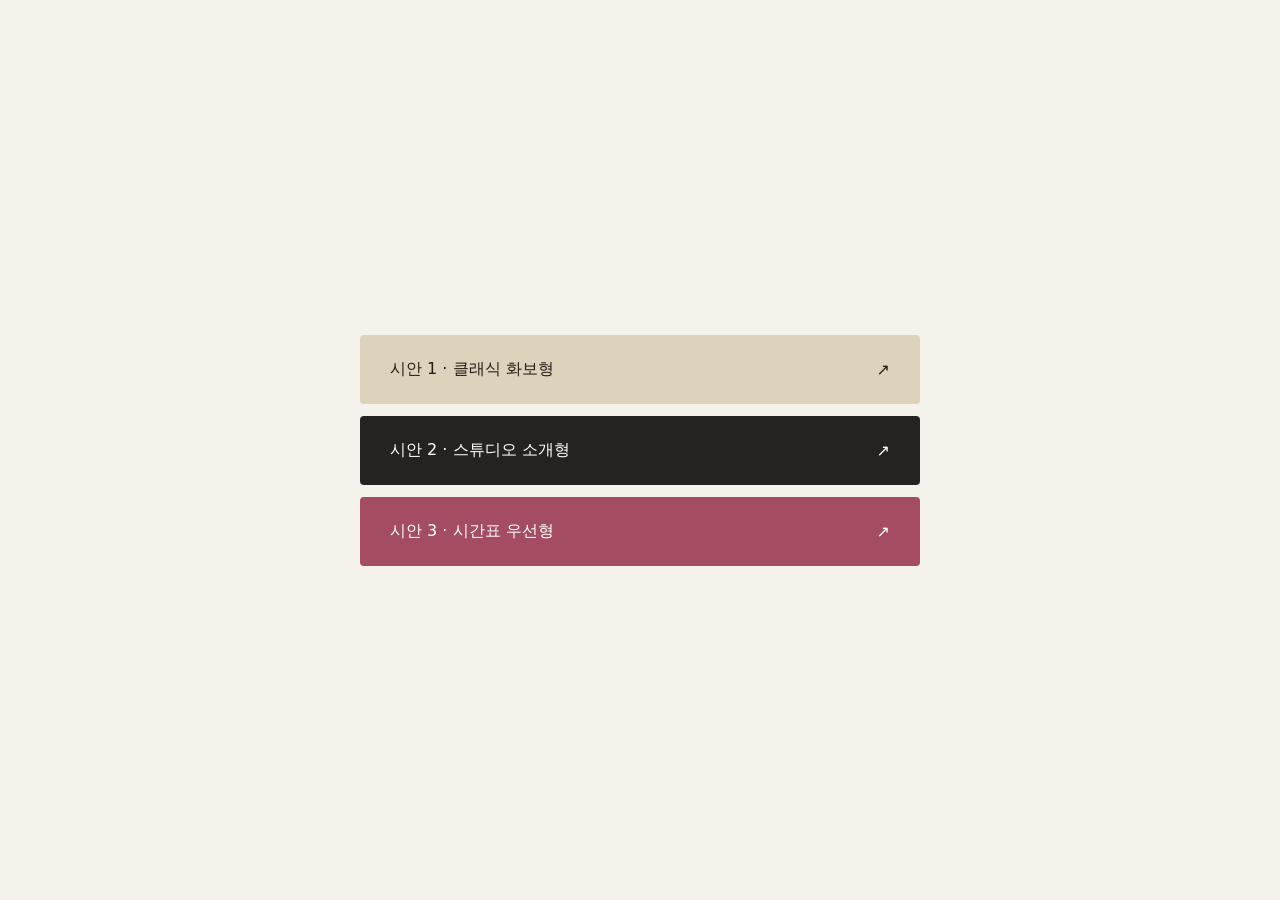
<file: index.html>
<!doctype html>
<html lang="ko"><meta charset="utf-8"><meta name="viewport" content="width=device-width,initial-scale=1"><title>발레 학원 홈페이지 시안</title>
<style>*{box-sizing:border-box}body{margin:0;min-height:100svh;display:grid;place-items:center;background:#f5f1eb;font:16px system-ui}nav{width:min(560px,90%);display:grid;gap:12px}a{display:flex;justify-content:space-between;align-items:center;padding:24px 30px;background:#252322;color:#fff;text-decoration:none;border-radius:4px}a:first-child{background:#ddd2bc;color:#261c15}a:last-child{background:#a34c62}a:hover{outline:2px solid #7a5a54;outline-offset:3px}</style>
<nav aria-label="시안 선택"><a href="studio.html?design=1">시안 1 · 클래식 화보형 <span aria-hidden="true">↗</span></a><a href="studio.html?design=2">시안 2 · 스튜디오 소개형 <span aria-hidden="true">↗</span></a><a href="studio.html?design=3">시안 3 · 시간표 우선형 <span aria-hidden="true">↗</span></a></nav>
</html>
</file>
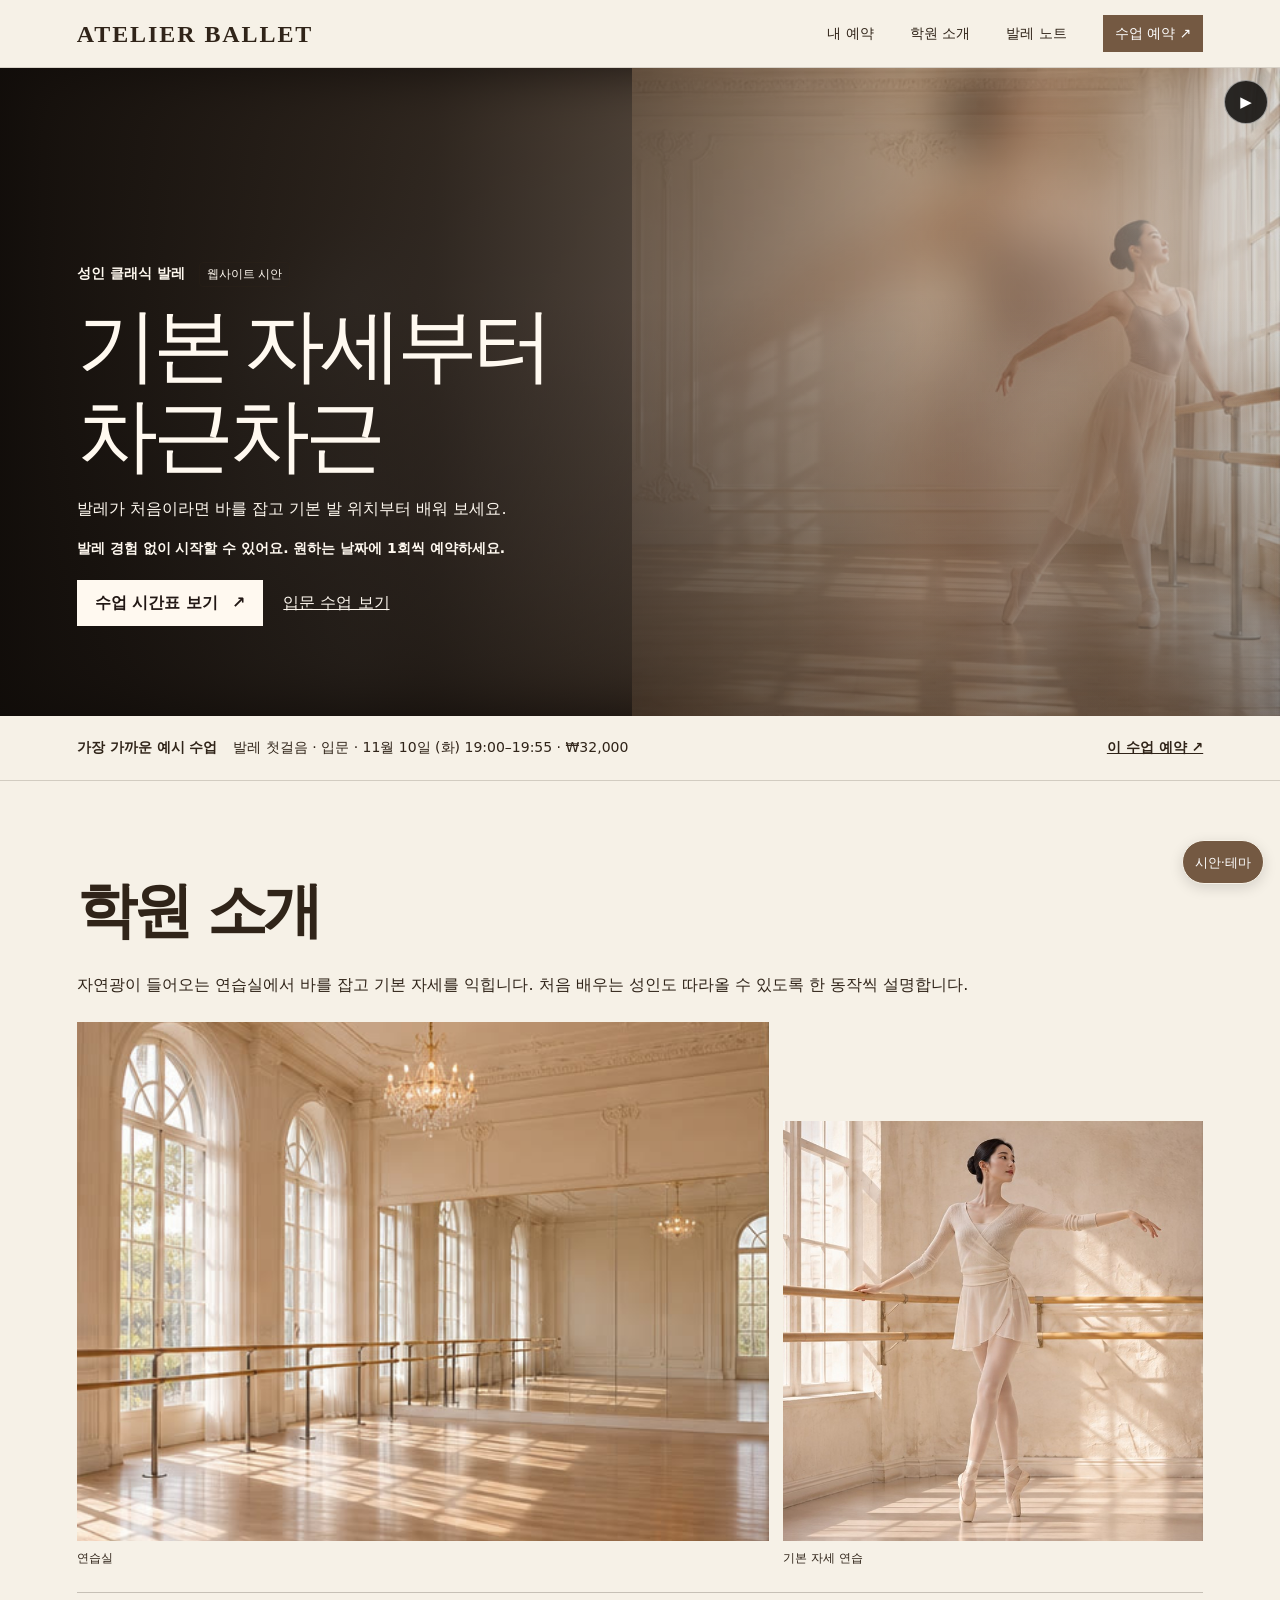
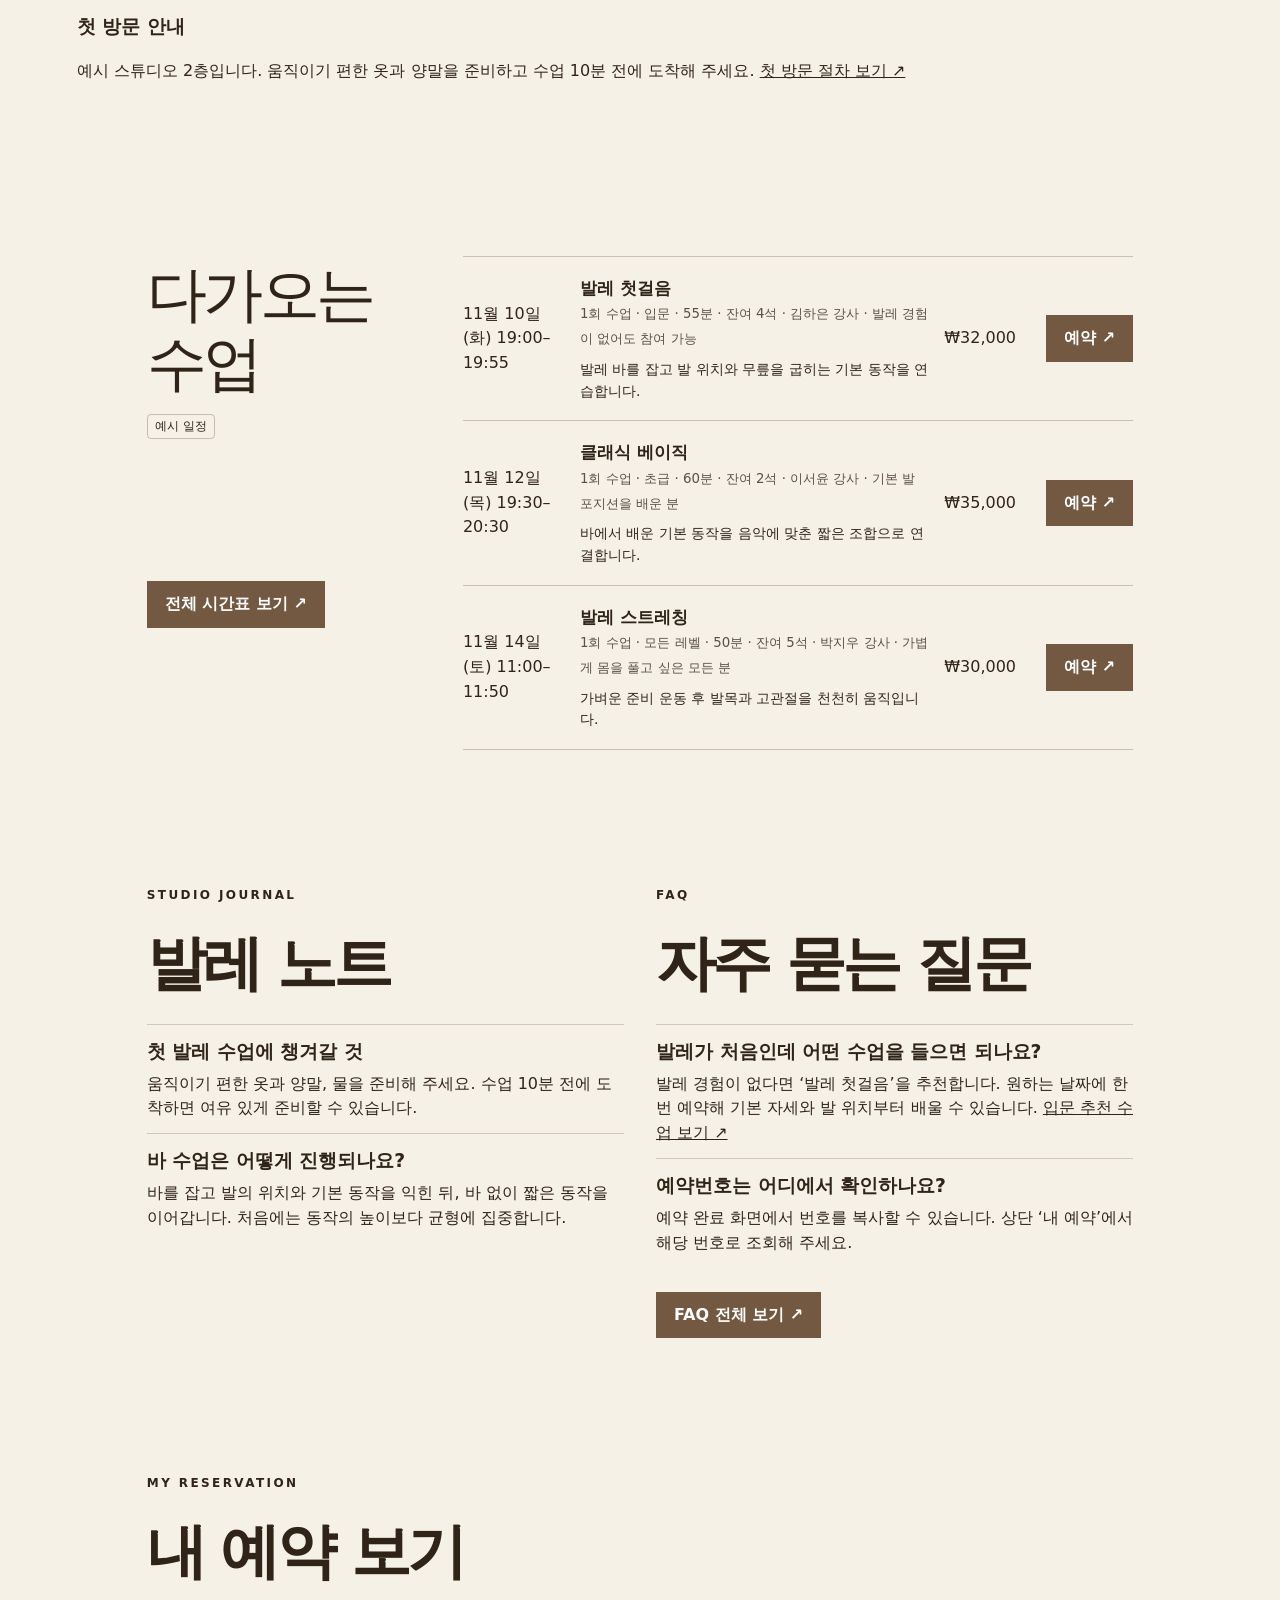
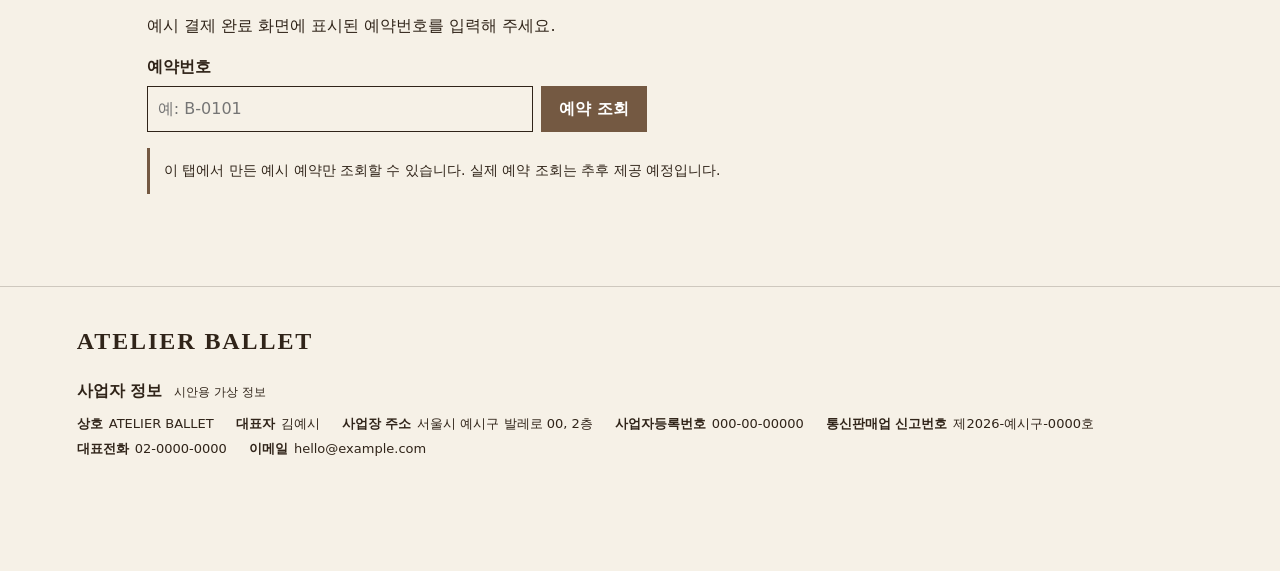
<file: studio.html>
<!doctype html>
<html lang="ko"><meta charset="utf-8"><meta name="viewport" content="width=device-width,initial-scale=1">
<title>발레 스튜디오</title><link rel="stylesheet" href="studio.css?v=layout-54"><script defer src="studio.js?v=layout-54"></script>
<body id="top">
<header><a class="logo" href="#top"></a><nav aria-label="주 메뉴"><a href="#my-booking">내 예약</a><a href="#academy">학원 소개</a><a href="#journal">발레 노트</a><a class="nav-book" href="#full-schedule">수업 예약 ↗</a></nav></header>
<div class="theme-picker">
  <button type="button" class="theme-toggle" aria-label="시안과 테마 선택 열기" aria-expanded="false" aria-controls="theme-options">
    <span class="theme-toggle-text">시안·테마</span><span class="theme-toggle-icon" aria-hidden="true">◐</span>
  </button>
  <div class="theme-options" id="theme-options" role="group" aria-label="시안과 테마 선택" hidden>
  <span class="preview-label">테마</span>
  <button type="button" data-theme-choice="1" aria-pressed="false">아이보리</button>
  <button type="button" data-theme-choice="2" aria-pressed="false">블랙</button>
  <button type="button" data-theme-choice="3" aria-pressed="false">로즈</button>
  <nav class="preview-designs" aria-label="시안 선택">
    <span class="preview-label">시안</span>
    <a href="studio.html?design=1" data-design-choice="1">1 · 클래식</a>
    <a href="studio.html?design=2" data-design-choice="2">2 · 스튜디오</a>
    <a href="studio.html?design=3" data-design-choice="3">3 · 시간표</a>
  </nav>
  </div>
</div>
<main id="studio-home">
<section class="hero" aria-labelledby="hero-title">
  <div class="hero-copy">
    <p class="hero-kicker"><span id="tagline"></span><span class="sample-label">웹사이트 시안</span></p>
    <h1 id="hero-title">성인 발레 수업</h1>
    <p id="intro"></p>
    <p class="hero-entry">발레 경험 없이 시작할 수 있어요. 원하는 날짜에 1회씩 예약하세요.</p>
    <div class="hero-actions">
      <a class="button" href="#full-schedule"><span id="hero-schedule-label">수업 시간표 보기</span><span aria-hidden="true">↗</span></a>
      <a href="#beginner-schedule">입문 수업 보기</a>
      <a class="hero-visit" href="#visit-faq">첫 방문 안내</a>
    </div>
  </div>
  <div class="hero-media" aria-hidden="true">
    <video class="hero-video" muted loop playsinline preload="metadata" hidden></video>
  </div>
  <button class="hero-playback" type="button" aria-label="영상 재생" hidden>▶</button>
</section>
<aside id="next-session" class="next-session" aria-label="가장 가까운 수업" hidden></aside>
<section class="content classes" id="classes"><div class="classes-heading"><h2>다가오는 수업</h2><span class="sample-label">예시 일정</span></div><div id="home-date-controls" class="home-date-controls" role="group" aria-label="다가오는 수업 날짜" hidden></div><div id="schedule"></div><a class="button schedule-more" href="#full-schedule">전체 시간표 보기 ↗</a></section>
<section class="content studio-story" hidden>
  <p class="eyebrow">INSIDE ACTE.</p>
  <h2>바 앞에서 시작해,<br>음악 속에서 움직입니다.</h2>
  <ol class="studio-lesson-steps">
    <li><strong>바에서 자세 잡기</strong><span>발 위치와 중심을 확인합니다.</span></li>
    <li><strong>기본 동작 익히기</strong><span>무릎과 팔을 천천히 움직여 봅니다.</span></li>
    <li><strong>음악에 맞춰 연결하기</strong><span>배운 동작을 짧은 순서로 이어갑니다.</span></li>
  </ol>
</section>
<section class="content academy" id="academy">
  <div class="academy-editorial" hidden>
    <h2>학원 소개</h2>
    <p>자연광이 들어오는 연습실에서 바를 잡고 기본 자세를 익힙니다. 처음 배우는 성인도 따라올 수 있도록 한 동작씩 설명합니다.</p>
    <div class="editorial-photos">
      <figure><img src="academy-1.jpg" loading="lazy" alt="거울과 발레 바가 있는 예시 연습실"><figcaption>연습실</figcaption></figure>
      <figure><img src="hero-1.jpg" loading="lazy" alt="발레 기본 자세를 연습하는 예시 모습"><figcaption>기본 자세 연습</figcaption></figure>
    </div>
  </div>
  <div class="academy-guide" hidden>
    <h2>학원 소개와 방문 안내</h2>
    <p>성인 입문 수업은 바를 잡고 발 위치와 기본 동작부터 배웁니다.</p>
    <dl>
      <div><dt>찾아오기</dt><dd>예시 스튜디오 2층 · 수업 시작 10분 전 도착</dd></div>
      <div><dt>체크인</dt><dd>데스크에서 예약번호를 보여주세요.</dd></div>
      <div><dt>준비물</dt><dd>움직이기 편한 옷, 양말, 물</dd></div>
    </dl>
    <a href="#visit-faq">자세한 첫 방문 안내 ↗</a>
  </div>
  <div class="academy-viewport">
    <div class="academy-slide">
      <figure><img id="academy-photo" width="720" height="690" loading="lazy" alt="발레 바와 거울이 있는 예시 학원 내부"><figcaption>학원 공간 예시 이미지</figcaption></figure>
      <div>
        <p class="eyebrow">ABOUT THE STUDIO</p>
        <h2>학원 소개</h2>
        <p id="academy-copy"></p>
      </div>
    </div>
  </div>
  <div class="academy-controls" role="group" aria-label="학원 소개 슬라이드">
    <div id="academy-dots"></div>
    <button type="button" id="academy-prev" aria-label="이전 슬라이드">←</button>
    <button type="button" id="academy-next" aria-label="다음 슬라이드">→</button>
    <button type="button" id="academy-autoplay" aria-label="슬라이드 자동 넘김" aria-pressed="true">Ⅱ</button>
  </div>
  <div class="visit-note">
    <h3>첫 방문 안내</h3>
    <p>예시 스튜디오 2층입니다. 움직이기 편한 옷과 양말을 준비하고 수업 10분 전에 도착해 주세요. <a href="#visit-faq">첫 방문 절차 보기 ↗</a></p>
  </div>
</section>
<div class="studio-reading">
<section class="content journal" id="journal">
  <p class="eyebrow">STUDIO JOURNAL</p><h2>발레 노트</h2>
  <details id="journal-first"><summary>첫 발레 수업에 챙겨갈 것</summary><p>움직이기 편한 옷과 양말, 물을 준비해 주세요. 수업 10분 전에 도착하면 여유 있게 준비할 수 있습니다.</p></details>
  <details id="journal-barre"><summary>바 수업은 어떻게 진행되나요?</summary><p>바를 잡고 발의 위치와 기본 동작을 익힌 뒤, 바 없이 짧은 동작을 이어갑니다. 처음에는 동작의 높이보다 균형에 집중합니다.</p></details>
</section>
<section class="content faq-preview" id="faq-preview">
  <div class="help-directory" hidden>
    <h2>무엇을 도와드릴까요?</h2>
    <nav aria-label="도움말 바로가기">
      <a href="#beginner-schedule"><strong>첫 수업 고르기</strong><span>경험 없이 들을 수 있는 수업 ↗</span></a>
      <a href="#my-booking"><strong>예약번호로 조회</strong><span>예약한 날짜와 수업 확인 ↗</span></a>
      <a href="#visit-faq"><strong>방문 준비하기</strong><span>준비물과 체크인 절차 ↗</span></a>
      <a href="#faq"><strong>전체 FAQ</strong><span>예약 변경과 자주 묻는 질문 ↗</span></a>
    </nav>
  </div>
  <div class="faq-questions">
  <p class="eyebrow">FAQ</p><h2>자주 묻는 질문</h2>
  <details><summary>발레가 처음인데 어떤 수업을 들으면 되나요?</summary><p>발레 경험이 없다면 ‘발레 첫걸음’을 추천합니다. 원하는 날짜에 한 번 예약해 기본 자세와 발 위치부터 배울 수 있습니다. <a href="#beginner-schedule">입문 추천 수업 보기 ↗</a></p></details>
  <details><summary>예약번호는 어디에서 확인하나요?</summary><p>예약 완료 화면에서 번호를 복사할 수 있습니다. 상단 ‘내 예약’에서 해당 번호로 조회해 주세요.</p></details>
  <a class="button schedule-more" href="#faq">FAQ 전체 보기 ↗</a>
  </div>
</section>
</div>
<section class="content" id="my-booking">
  <p class="eyebrow">MY RESERVATION</p>
  <h2 tabindex="-1">내 예약 보기</h2>
  <p>예시 결제 완료 화면에 표시된 예약번호를 입력해 주세요.</p>
  <form id="lookup-form">
    <label for="lookup-code">예약번호</label>
    <div class="lookup-controls">
      <input id="lookup-code" placeholder="예: B-0101" autocomplete="off" required maxlength="20">
      <button class="button">예약 조회</button>
    </div>
  </form>
  <p id="lookup-status" role="status"></p>
  <dl id="lookup-result" class="booking-details" hidden></dl>
  <p class="notice">이 탭에서 만든 예시 예약만 조회할 수 있습니다. 실제 예약 조회는 추후 제공 예정입니다.</p>
</section>
</main>

<main class="content extra-page" id="full-schedule" aria-labelledby="full-schedule-title" hidden>
  <a href="#classes">← 홈 시간표</a>
  <div class="classes-heading"><h1 id="full-schedule-title" tabindex="-1">전체 수업 시간표</h1><span class="sample-label">일정·잔여석 예시</span></div>

  <details id="schedule-filter-panel" open>
    <summary>수업 필터<span id="filter-total"></span></summary>
  <div class="schedule-filters" aria-label="수업 필터" role="group">
    <label class="date-filter" for="schedule-date">날짜 <select id="schedule-date"><option value="">모든 날짜</option></select></label>
    <div class="filter-chips" data-filter="day" role="group" aria-label="요일">
      <span aria-hidden="true">요일</span>
      <button type="button" data-value="" aria-pressed="true">모든 요일</button>
      <button type="button" data-value="화" aria-pressed="false">화요일</button>
      <button type="button" data-value="목" aria-pressed="false">목요일</button>
      <button type="button" data-value="토" aria-pressed="false">토요일</button>
    </div>
    <div class="filter-chips" data-filter="level" role="group" aria-label="수업 수준">
      <span aria-hidden="true">수준</span>
      <button type="button" data-value="" aria-pressed="true">모든 수준</button>
      <button type="button" data-value="입문" aria-pressed="false">입문 추천</button>
      <button type="button" data-value="초급" aria-pressed="false">초급</button>
      <button type="button" data-value="전 레벨" aria-pressed="false">전 레벨 대상</button>
    </div>
    <div class="filter-chips" data-filter="period" role="group" aria-label="시간대">
      <span aria-hidden="true">시간대</span>
      <button type="button" data-value="" aria-pressed="true">모든 시간</button>
      <button type="button" data-value="오전" aria-pressed="false">오전</button>
      <button type="button" data-value="저녁" aria-pressed="false">저녁</button>
    </div>
  </div>
    <button type="button" id="reset-filters">필터 초기화</button>
  </details>
  <p id="schedule-count" role="status"></p>
  <p id="active-filters" hidden></p>
  <div id="full-schedule-list" class="schedule-list"></div>
</main>
<main id="booking-page" class="content" aria-labelledby="booking-title" hidden>
  <a href="#full-schedule" data-booking-return>← 수업 시간표</a>
  <p class="eyebrow" id="booking-step">01 / 02 · 예약 확인</p>
  <h1 id="booking-title" tabindex="-1">예약 내용을 확인해 주세요</h1>
  <dl class="booking-details">
    <div><dt>수업</dt><dd id="booking-class"></dd></div>
    <div><dt>시간</dt><dd id="booking-time"></dd></div>
    <div><dt>수강 형태</dt><dd>선택한 날짜에 1회 참여</dd></div>
    <div><dt>결제 금액</dt><dd id="booking-price"></dd></div>
    <div><dt>담당 강사</dt><dd id="booking-teacher"></dd></div>
    <div id="booking-reference" hidden><dt>예시 예약번호</dt><dd><span id="booking-code"></span> <button type="button" id="copy-booking">복사</button><small class="booking-code-note">예시 예약은 이 탭에서 조회할 수 있습니다.</small></dd></div>
  </dl>
  <details>
    <summary>수업 내용과 강사 안내</summary>
    <p id="booking-lesson"></p>
    <p><strong>지도 방식 (예시)</strong> · <span id="booking-teaching-style"></span></p>
  </details>
  <fieldset id="booking-method">
    <legend>예시 결제수단</legend>
    <label><input type="radio" name="payment" value="네이버페이" checked> 네이버페이</label>
    <label><input type="radio" name="payment" value="카카오페이"> 카카오페이</label>
  </fieldset>
  <p id="booking-receipt" hidden></p>
  <p id="copy-status" role="status"></p>
  <div id="booking-finish" hidden><button class="button" id="booking-lookup">내 예약 보기 ↗</button> <a href="#full-schedule" data-booking-return>시간표로 돌아가기</a></div>
  <details id="booking-visit">
    <summary>첫 방문 안내 (예시)</summary>
    <ol>
      <li>수업 10분 전까지 예시 스튜디오 2층에 도착합니다.</li>
      <li>데스크에서 예약번호를 보여주고 예약한 수업을 확인합니다.</li>
      <li>움직이기 편한 옷과 양말을 준비하고 안내에 따라 입실합니다.</li>
    </ol>
    <a href="#visit-faq">복장과 시설 안내 보기 ↗</a>
  </details>
  <details id="booking-policy">
    <summary>취소·변경 접수는 수업 24시간 전까지 (예시)</summary>
    <p>수업 시작 24시간 전까지 <a href="#contact">학원에 변경 또는 취소를 접수</a>해 주세요. 24시간은 접수 기준이며, 환불 금액은 학원의 운영 정책에 따라 안내됩니다. 당일 지각이나 결석은 <a href="#contact">문의 채널</a>로 알려 주세요.</p>
  </details>
  <p class="notice">예시 결제입니다. 실제 금액은 청구되지 않습니다.</p>
  <button class="button" id="preview">예시 결제 진행 ↗</button>
  <section id="booking-effects" hidden>
    <h2>예약 후 안내 예시</h2>
    <p><strong>예약 확인 문자</strong> · <span id="sms-preview"></span></p>
    <p><strong>수업 전 알림</strong> · 수업 전날, 수업 일시와 준비물을 안내합니다. 발송 채널과 시점은 운영 전 확정합니다.</p>
    <details><summary>기존 관리자에 전달할 예약 정보 예시</summary><p id="admin-preview"></p><p>기존 관리자 화면은 제공받은 구조에 맞춰 연동할 예정입니다.</p></details>
  </section>
</main>
<main class="content extra-page" id="faq" aria-labelledby="faq-title" hidden>
  <a href="#faq-preview">← 홈 FAQ</a>
  <p class="eyebrow">FAQ</p>
  <h1 id="faq-title" tabindex="-1">자주 묻는 질문</h1>
  <a class="button" href="#contact">문의하기 ↗</a>
  <details><summary>발레가 처음인데 어떤 수업을 들으면 되나요?</summary><p>발레 경험이 없다면 ‘발레 첫걸음’을 추천합니다. 원하는 날짜에 한 번 예약해 기본 자세와 발 위치부터 배울 수 있습니다. <a href="#beginner-schedule">입문 추천 수업 보기 ↗</a></p></details>
  <details><summary>복장과 준비물은 무엇인가요?</summary><p>움직이기 편한 옷과 양말, 물을 준비해 주세요.</p></details>
  <details id="first-visit-faq"><summary>첫 방문 때 어디로 가고 무엇을 준비하나요?</summary>
    <p>시안에서는 수업 10분 전에 2층 스튜디오에 도착해 데스크에서 예약번호를 보여주는 흐름을 예시로 보여줍니다.</p>
    <p>편한 옷과 양말, 물을 챙겨 주세요. 발레화 착용 기준과 대여·탈의 시설 안내는 실제 학원 정책 확정 후 제공됩니다.</p>
  </details>
  <details><summary>예약번호는 어디에서 확인하나요?</summary><p>예약 완료 화면에서 번호를 복사할 수 있습니다. 상단 ‘내 예약’에서 해당 번호로 조회해 주세요.</p></details>
  <details><summary>예약을 변경하거나 취소하려면 어떻게 하나요?</summary><p>예시 기준으로 수업 시작 24시간 전까지 <a href="#contact">학원에 변경 또는 취소를 접수</a>해 주세요. 실제 환불 금액은 학원 운영 정책에 따라 안내됩니다.</p></details>
  <section id="contact" class="contact-card" aria-labelledby="contact-title">
    <h2 id="contact-title" tabindex="-1">문의하기</h2>
    <p>문의 채널 안내 예시입니다. 실제 연락처는 운영 시 등록합니다.</p>
    <dl class="booking-details">
      <div><dt>전화</dt><dd>학원 전화번호 등록 예정</dd></div>
      <div><dt>이메일</dt><dd>문의 이메일 등록 예정</dd></div>
      <div><dt>카카오톡</dt><dd>상담 채널 등록 예정</dd></div>
    </dl>
  </section>
</main>
<footer>
  <strong class="logo"></strong>
  <section class="footer-business" aria-labelledby="footer-business-title">
    <h2 id="footer-business-title">사업자 정보 <span>시안용 가상 정보</span></h2>
    <dl>
      <div><dt>상호</dt><dd id="business-name"></dd></div>
      <div><dt>대표자</dt><dd>김예시</dd></div>
      <div><dt>사업장 주소</dt><dd>서울시 예시구 발레로 00, 2층</dd></div>
      <div><dt>사업자등록번호</dt><dd>000-00-00000</dd></div>
      <div><dt>통신판매업 신고번호</dt><dd>제2026-예시구-0000호</dd></div>
      <div><dt>대표전화</dt><dd>02-0000-0000</dd></div>
      <div><dt>이메일</dt><dd>hello@example.com</dd></div>
    </dl>
  </section>
</footer>
</body></html>
</file>
<file: studio.css>
*{box-sizing:border-box}
html{scroll-behavior:smooth}
body{margin:0;font:16px/1.55 system-ui,sans-serif;background:var(--paper);color:var(--ink)}
body[data-theme="1"]{--paper:#f6f1e7;--ink:#302419;--accent:#745942}
body[data-theme="2"]{--paper:#151515;--ink:#fff6ed;--accent:#b54632}
body[data-theme="3"]{--paper:#fff3ef;--ink:#4b2231;--accent:#9e3957}
[data-design="1"]{--portrait:url('cover-1.jpg')}
[data-design="2"]{--portrait:url('academy-2.jpg')}
[data-design="3"]{--portrait:url('cover-3.jpg')}
a{color:inherit}button{font:inherit;cursor:pointer}
header{position:sticky;top:0;z-index:2;min-height:68px;display:flex;align-items:center;justify-content:space-between;gap:1rem;padding:12px 6vw;background:var(--paper);border-bottom:1px solid color-mix(in srgb,var(--ink) 15%,transparent)}
.logo{font:700 clamp(16px,3vw,24px)/1 Georgia,serif;text-decoration:none;letter-spacing:.08em;white-space:nowrap}
header nav{display:flex;align-items:center;gap:clamp(12px,3vw,36px);font-size:14px}
header nav a{text-decoration:none;white-space:nowrap}
.nav-book{border-bottom:1px solid;padding-bottom:2px}
[data-design="1"] h1{font-family:Georgia,'AppleMyungjo',serif;font-weight:500}
[data-design="3"] .button{border-radius:40px}
.eyebrow{font-size:12px;font-weight:800;letter-spacing:.2em}
.button,.row-button{display:inline-flex;align-items:center;justify-content:center;gap:14px;min-height:44px;padding:11px 18px;background:var(--accent);color:#fff;border:0;text-decoration:none;font-weight:700;transition:filter .2s,transform .2s}
.button:hover,.row-button:hover{filter:brightness(1.13);transform:translateY(-2px)}
.content{max-width:1140px;margin:auto;padding:78px 6vw;scroll-margin-top:72px}
h2{font-size:clamp(32px,6vw,60px);letter-spacing:-.06em;margin:5px 0 14px}
.class-row{display:grid;grid-template-columns:105px 1fr 90px auto;gap:12px;align-items:center;padding:18px 0;border-bottom:1px solid color-mix(in srgb,var(--ink) 24%,transparent)}
.class-row h3{margin:0;font-size:17px}
.class-row small{opacity:.78}
#schedule,.schedule-list{margin-top:30px;border-top:1px solid color-mix(in srgb,var(--ink) 24%,transparent)}
.journal{padding-top:20px}
details{border-bottom:1px solid color-mix(in srgb,var(--ink) 24%,transparent);padding:13px 0}
summary{cursor:pointer;font-weight:700}
footer{padding:42px 6vw;border-top:1px solid color-mix(in srgb,var(--ink) 20%,transparent)}
footer p{font-size:14px}
dialog{border:0;background:var(--paper);color:var(--ink);width:min(90%,500px);padding:32px;position:fixed}
dialog::backdrop{background:#15100cc0}
.close{position:absolute;right:13px;top:10px;border:0;background:none;color:inherit;font-size:26px;min-width:44px;min-height:44px}
.notice{font-size:14px;padding:12px 14px;border-left:3px solid var(--accent)}
[hidden]{display:none!important}
:focus-visible{outline:3px solid var(--accent);outline-offset:4px}
@media(prefers-reduced-motion:reduce){*,*::before,*::after{animation:none!important;transition:none!important;scroll-behavior:auto!important}}
[data-design="3"] .classes{text-align:center}
[data-design="3"] .class-row{text-align:left}
dialog h2{font-size:clamp(25px,5vw,36px);line-height:1.2;padding-right:12px}
dialog .button{width:100%}
.booking-details{margin:24px 0}
.booking-details div{display:flex;justify-content:space-between;gap:12px;padding:9px 0;border-bottom:1px solid color-mix(in srgb,var(--ink) 20%,transparent)}
.booking-details dd{margin:0;font-weight:700;text-align:right}
#booking-method{padding:8px 12px 12px;border:1px solid color-mix(in srgb,var(--ink) 25%,transparent)}
#booking-method label{display:inline-block;margin-right:12px}
#lookup-form,#lookup-result{max-width:500px}
#lookup-form label{display:block;font-weight:700;margin-bottom:6px}
.lookup-controls{display:flex;gap:8px}
.lookup-controls input{min-width:0;flex:1;padding:10px;border:1px solid currentColor;background:var(--paper);color:var(--ink);font:inherit}
.close-secondary{display:block;margin:10px auto 0;padding:8px;border:0;background:none;color:inherit;text-decoration:underline}

/* ACTE opens with the studio story, followed by a program grid. */
.studio-story{text-align:center;padding-bottom:28px}
[data-design="2"] #schedule{display:grid;grid-template-columns:repeat(3,minmax(0,1fr));border:0;gap:16px}
[data-design="2"] .class-row{grid-template-columns:1fr;gap:12px;padding:22px;border:1px solid color-mix(in srgb,var(--ink) 25%,transparent)}
[data-design="2"] .class-row>*{grid-column:auto;grid-row:auto}
[data-design="2"] .row-button{justify-self:start}

/* Soso places the schedule directly under a short welcome banner. */
[data-design="3"] .classes{text-align:left;padding-top:30px}
[data-design="3"] #schedule{margin-top:12px}
@media (max-width: 780px) {
  [data-design="2"] #schedule { grid-template-columns: repeat(2, minmax(0, 1fr)); }
}
@media (max-width: 600px) {
  header { align-items: flex-start; flex-direction: column; gap: 4px; padding: 12px 5vw 6px; }
  header nav { gap: 18px; font-size: 14px; flex-wrap: wrap; }
  header nav a { display: inline-flex; align-items: center; min-height: 44px; }
  header nav .nav-book { font-weight: 700; }
  [data-design="2"] #schedule { grid-template-columns: minmax(0, 1fr); }
  .content { padding-block: 40px; scroll-margin-top: 94px; }
  .class-row { grid-template-columns: minmax(0, 1fr) auto; gap: 6px 12px; }
  .class-row time { grid-column: 1; grid-row: 1; font-size: 14px; }
  .class-row div { grid-column: 1; grid-row: 2; }
  .class-row .price { grid-column: 1; grid-row: 3; }
  .class-row .row-button { grid-column: 2; grid-row: 1 / span 3; padding-inline: 12px; }
  [data-design="2"] .class-row { grid-template-columns: minmax(0, 1fr) auto; }
  dialog { width: calc(100% - 24px); max-height: calc(100dvh - 24px); padding: 24px 18px; overflow: auto; }
  .lookup-controls { flex-wrap: wrap; }
  .lookup-controls input { flex-basis: 150px; }
  .lookup-controls .button { flex-grow: 1; }
}

.theme-picker{position:fixed;right:16px;bottom:16px;z-index:3;display:flex;align-items:center;gap:8px}
.theme-options{display:flex;gap:4px;padding:4px;border:1px solid var(--accent);border-radius:24px;background:var(--paper);color:var(--ink);box-shadow:0 4px 14px #0002;font-size:13px}
.theme-options button{min-height:36px;padding:4px 9px;border:0;border-radius:20px;background:transparent;color:inherit}
.theme-options button[aria-pressed="true"],.theme-toggle{background:var(--accent);color:white}
.theme-toggle-icon{display:none}
.theme-toggle{min-width:44px;height:44px;padding:0 12px;white-space:nowrap;border:1px solid var(--paper);border-radius:24px;font-size:13px;line-height:1;box-shadow:0 4px 14px #0002}
footer{padding-bottom:90px}
@media (max-width: 600px) {
  .theme-picker {
    right: 12px;
    bottom: calc(12px + env(safe-area-inset-bottom, 0px));
  }
  footer { padding-bottom: calc(90px + env(safe-area-inset-bottom, 0px)); }
}
#booking-page{width:100%;min-height:calc(100svh - 68px);max-width:780px;padding-top:clamp(32px,7vw,84px)}
#booking-page h1{font-size:clamp(30px,6vw,52px);line-height:1.2;word-break:keep-all}
#booking-page .eyebrow{margin-top:30px}
#booking-finish{display:flex;align-items:center;flex-wrap:wrap;gap:16px}

/* Leave the payment controls unobstructed during booking. */
body:has(#booking-page:not([hidden])) .theme-picker { display: none; }
.class-row time { overflow-wrap: anywhere; }
@media (max-width: 600px) {
  #booking-page > .button { width: 100%; }
}
.journal-list{list-style:none;padding:0}
.journal-list li{padding:16px 0;border-bottom:1px solid color-mix(in srgb,var(--ink) 24%,transparent)}
.journal-list a{font-weight:700}
.journal-list p{margin:6px 0 0}
.extra-page{width:100%;min-height:65svh;max-width:780px}
.extra-page h1{font-size:clamp(30px,6vw,52px);line-height:1.2;word-break:keep-all}
.extra-page video{display:block;width:100%;max-height:60svh;background:#151515}
#booking-effects{margin:24px 0}
#booking-effects h2{font-size:22px}
.academy-slide{display:grid;grid-template-columns:minmax(0,1.15fr) minmax(0,1fr);align-items:center;gap:clamp(24px,6vw,78px)}
.academy figure{margin:0}
.academy img{display:block;width:100%;height:auto;aspect-ratio:4/3;object-fit:cover}
.academy figcaption{font-size:12px;margin-top:8px}
.academy .button{margin-top:12px}
[data-design="2"] .academy figure{order:2}
[data-design="3"] .academy-slide{grid-template-columns:minmax(0,1fr) minmax(0,1fr)}
@media(max-width:600px){
  header nav{gap:12px;font-size:13px}
  .academy-slide,[data-design="3"] .academy-slide{grid-template-columns:1fr}
  [data-design="2"] .academy figure{order:0}
}

.academy-viewport{display:grid;overflow:clip;touch-action:pan-y pinch-zoom;user-select:none;cursor:grab}
.academy-viewport:active{cursor:grabbing}
.academy-slide{grid-area:1/1}
.academy-controls{margin-top:16px;display:flex;align-items:center;justify-content:center;gap:8px}
.academy-controls button{min-width:44px;min-height:44px;border:1px solid var(--accent);border-radius:50%;background:var(--paper);color:var(--ink)}
#academy-dots{display:flex}
#academy-dots button{min-width:32px;border:0;background:transparent;display:grid;place-items:center}
#academy-dots button::before{content:"";width:9px;height:9px;border:1px solid currentColor;border-radius:50%}
#academy-dots button[aria-current="true"]::before{background:currentColor}
#academy-autoplay{margin-inline-start:4px}

.schedule-more{margin-top:24px}

#schedule-count{font-size:14px}
.schedule-week h2{font-size:clamp(20px,4vw,27px);margin:22px 0 8px}
.schedule-week + .schedule-week{margin-top:28px}
.visit-note{margin-top:24px;border-top:1px solid color-mix(in srgb,var(--ink) 24%,transparent)}

#full-schedule{max-width:1240px}
.schedule-filters{display:grid;gap:8px;margin-top:20px}
.filter-chips{display:flex;flex-wrap:wrap;align-items:center;gap:6px}
.filter-chips span{min-width:52px;font-size:14px;font-weight:700}
.filter-chips button{min-height:44px;padding:6px 14px;border:1px solid var(--accent);border-radius:999px;background:transparent;color:var(--ink)}
.filter-chips button[aria-pressed="true"]{background:var(--accent);color:#fff}
.schedule-week{display:grid;grid-template-columns:repeat(3,minmax(0,1fr));gap:12px}
.schedule-week h2{grid-column:1/-1}
#full-schedule-list .class-row{display:flex;flex-direction:column;align-items:flex-start;gap:10px;padding:18px;border:1px solid color-mix(in srgb,var(--ink) 24%,transparent)}
#full-schedule-list .price{margin-top:auto}
@media(max-width:850px){.schedule-week{grid-template-columns:repeat(2,minmax(0,1fr))}}
@media(max-width:560px){
  .schedule-week{grid-template-columns:minmax(0,1fr)}
  .filter-chips span{flex-basis:100%}
}
#faq > .button{margin-bottom:16px}
.contact-card{margin-top:36px;padding:22px;border:1px solid color-mix(in srgb,var(--ink) 24%,transparent);scroll-margin-top:110px}
.contact-card h2{font-size:clamp(24px,5vw,36px)}

.footer-business{margin:22px 0;color:var(--ink)}
.footer-business h2{font-size:16px;letter-spacing:normal;margin:0 0 10px}
.footer-business h2 span{margin-inline-start:6px;font-size:12px;font-weight:500}
.footer-business dl{display:flex;flex-wrap:wrap;gap:5px 22px;margin:0;font-size:13px}
.footer-business dl div{display:flex;flex-wrap:wrap;column-gap:6px;min-width:0}
.footer-business dt{font-weight:700}
.footer-business dd{margin:0;overflow-wrap:anywhere}
@media(max-width:600px){.footer-business dl{display:grid}}

#reset-filters{min-height:44px;padding:6px 14px;border:1px solid var(--accent);border-radius:999px;background:transparent;color:var(--ink)}

#first-visit-faq{scroll-margin-top:110px}
#booking-visit{margin-block:12px}

header .nav-book{background:var(--accent);color:#fff;padding:8px 12px;border:0}
.hero{
  display:grid;
  grid-template-columns:minmax(0,1fr) minmax(0,1fr);
  align-items:center;
  gap:clamp(20px,6vw,84px);
  padding:clamp(28px,5vw,66px) 6vw;
  background:color-mix(in srgb,var(--paper) 95%,var(--accent));
}
.hero-copy{max-width:540px}
.hero h1{white-space:pre-line;word-break:keep-all;font-size:clamp(34px,5.6vw,78px);letter-spacing:-.06em;line-height:1.12;margin:10px 0}
.hero-actions{display:flex;align-items:center;flex-wrap:wrap;gap:12px 20px;margin-top:20px}
.hero-media{position:relative;width:min(100%,540px);aspect-ratio:720/690;justify-self:end;background:var(--portrait) center/contain no-repeat}
.hero-video{position:absolute;inset:0;width:100%;height:100%;object-fit:contain}
[data-design="2"] .hero{border-bottom:3px solid var(--accent)}
[data-design="2"] .hero-media{grid-row:1;grid-column:1;justify-self:start}
[data-design="2"] .hero-copy{grid-column:2}
[data-design="3"] .hero{grid-template-columns:minmax(0,1fr) minmax(0,280px);padding-block:22px}
[data-design="3"] .hero h1{font-size:clamp(30px,4.3vw,58px)}
.theme-options{position:absolute;right:0;bottom:calc(100% + 8px);width:min(300px,calc(100vw - 24px));padding:10px;flex-wrap:wrap;border-radius:14px}
.preview-label{display:block;flex-basis:100%;padding:4px 6px;font-weight:700}
.preview-designs{display:flex;flex-wrap:wrap;gap:4px;flex-basis:100%;border-top:1px solid color-mix(in srgb,var(--ink) 20%,transparent)}
.preview-designs a{padding:8px 6px}
.preview-designs a[aria-current="page"]{font-weight:800;text-decoration:none}
#schedule-filter-panel{padding-block:8px;margin-block:10px}
#schedule-filter-panel summary{min-height:44px;align-content:center}
#schedule-filter-panel #reset-filters{margin-block:12px 4px}
#active-filters{font-size:14px;font-weight:700;margin-block:8px}
@media(max-width:600px){
  .hero{grid-template-columns:minmax(0,1fr);gap:18px;padding:22px 6vw}
  .hero-media{width:min(100%,320px);justify-self:center}
  [data-design="2"] .hero-media{grid-row:1;grid-column:1;justify-self:center;width:min(100%,260px)}
  [data-design="2"] .hero-copy{grid-row:2;grid-column:1}
  [data-design="3"] .hero{grid-template-columns:minmax(0,1fr) minmax(92px,29%);gap:12px}
  [data-design="3"] .hero h1{font-size:clamp(23px,6vw,32px)}
  #full-schedule{padding-top:22px}
  #full-schedule h1{margin-block:8px}
  #full-schedule .schedule-list{margin-top:14px}
}

.hero-kicker,.classes-heading{display:flex;flex-wrap:wrap;align-items:center;gap:8px 14px}
.hero-kicker{font-size:14px;font-weight:700}
.sample-label{display:inline-block;font-size:12px;font-weight:500;padding:2px 7px;border:1px solid color-mix(in srgb,var(--ink) 25%,transparent);border-radius:4px}
.class-lesson{margin:8px 0 0;font-size:14px}
.booking-code-note{display:block;margin-top:4px;font-weight:400}
#booking-policy{margin-top:12px}
[data-design="1"] .classes-heading h2{font-family:Georgia,'AppleMyungjo',serif;font-weight:500}
[data-design="2"] .studio-story{border-top:1px solid color-mix(in srgb,var(--ink) 20%,transparent)}
[data-design="3"] .classes{padding-top:24px}
@media(max-width:600px){
  [data-design="1"] .hero-media{width:min(100%,260px)}
  [data-design="2"] .hero-media{width:min(100%,180px);justify-self:start}
  [data-design="2"] .hero{gap:12px;padding-block:16px}
}
@media(max-width:350px){
  [data-design="3"] .hero{grid-template-columns:minmax(0,1fr) 78px;column-gap:10px}
  [data-design="3"] .hero-actions{gap:8px}
  [data-design="3"] .hero-actions .button{padding-inline:10px;gap:6px}
}

@media(max-width:600px){
  .theme-toggle{width:44px;padding:0;border:1px solid color-mix(in srgb,var(--ink) 26%,transparent);background:var(--paper);color:var(--ink);box-shadow:none}
  .theme-toggle-text{display:none}
  .theme-toggle .theme-toggle-icon{display:inline;font-size:21px}
  [data-design] #schedule .class-row{grid-template-columns:minmax(0,1fr)}
  [data-design] #schedule .row-button{grid-row:4;grid-column:1;justify-self:start}
  [data-design="1"] .hero-media{width:min(100%,220px)}
  [data-design="2"] .hero-media{width:min(100%,156px);justify-self:center}
}

@media(min-width:700px){
  [data-design="1"] #classes{display:grid;grid-template-columns:minmax(0,1fr) minmax(0,2.5fr);gap:20px 48px;align-items:start}
  [data-design="1"] #classes .classes-heading{display:block}
  [data-design="1"] #classes h2{line-height:1.15}
  [data-design="1"] #schedule{grid-column:2;grid-row:1/span 2;margin:0}
  [data-design="1"] #classes .schedule-more{grid-column:1;justify-self:start;margin-top:0}
  [data-design="2"] .studio-story{display:grid;grid-template-columns:1.2fr 1fr;gap:0 40px;text-align:left}
  [data-design="2"] .studio-story .eyebrow{grid-column:1/-1}
}
@media(max-width:350px){
  [data-design="3"] .hero-copy{display:contents}
  [data-design="3"] .hero-kicker,[data-design="3"] .hero h1,[data-design="3"] .hero #intro{grid-column:1;margin-block:0}
  [data-design="3"] .hero-media{grid-column:2;grid-row:1/span 3}
  [data-design="3"] .hero-actions{grid-column:1/-1;margin-top:0}
}

.date-filter{display:flex;align-items:center;gap:12px;width:fit-content;font-size:14px;font-weight:700}
.date-filter select{min-height:44px;max-width:100%;padding:6px 12px;border:1px solid var(--accent);border-radius:6px;background:var(--paper);color:var(--ink);font:inherit}
@media (700px <= width < 900px){
  [data-design="1"] #classes{grid-template-columns:minmax(0,1fr) minmax(0,2.5fr);column-gap:24px}
  [data-design="1"] #schedule .class-row{grid-template-columns:minmax(0,1fr) auto}
  [data-design="1"] #schedule .class-row div{grid-column:1/-1;grid-row:2}
  [data-design="1"] #schedule .row-button{grid-column:2;grid-row:3}
}
@media(max-width:600px){
  [data-design="2"] .hero{grid-template-columns:minmax(0,38%) minmax(0,1fr);column-gap:16px}
  [data-design="2"] .hero-copy{display:contents}
  [data-design="2"] .hero-media{grid-column:1;grid-row:1/span 2;width:100%}
  [data-design="2"] .hero-kicker{grid-column:2;grid-row:1;margin:0;align-self:end}
  [data-design="2"] .hero h1{grid-column:2;grid-row:2;font-size:clamp(23px,5.5vw,34px);margin:0;align-self:start}
  [data-design="2"] .hero #intro,[data-design="2"] .hero-actions{grid-column:1/-1;margin:0}
}

.hero-entry{font-size:14px;font-weight:650}
.studio-lesson-steps{list-style:decimal-leading-zero;padding-left:2.2em;margin:0}
.studio-lesson-steps li{padding:10px 0;border-bottom:1px solid color-mix(in srgb,var(--ink) 20%,transparent)}
.studio-lesson-steps span{display:block;font-size:14px}
[data-design="3"] #my-booking{padding-block:28px;background:color-mix(in srgb,var(--paper) 95%,var(--accent))}
@media(min-width:700px){
  [data-design="1"] .studio-reading{display:grid;grid-template-columns:1fr 1fr;gap:32px;max-width:1140px;margin:auto;padding:46px 6vw}
  [data-design="1"] .studio-reading > section{margin:0;padding:0}
}
@media(max-width:600px){
  [data-design="2"] .hero-entry{grid-column:1/-1;margin:0}
}

/* In the two editorial concepts, media and copy share one canvas. */
.hero-visit{display:none}
:is([data-design="1"],[data-design="2"]) .hero{
  position:relative;
  isolation:isolate;
  display:flex;
  align-items:flex-end;
  min-height:clamp(470px,72svh,720px);
  padding:clamp(30px,7vw,90px) 6vw;
  color:#fff9f0;
  background:#1c1410;
}
:is([data-design="1"],[data-design="2"]) .hero-media{
  position:absolute;
  z-index:-2;
  inset:0;
  width:100%;
  height:100%;
  aspect-ratio:auto;
  background:var(--portrait) right center/contain no-repeat;
}
:is([data-design="1"],[data-design="2"]) .hero-media::before{
  content:"";
  position:absolute;
  inset:0;
  background:var(--portrait) center/cover no-repeat;
  opacity:.6;
  filter:blur(28px);
  clip-path:inset(0);
}
:is([data-design="1"],[data-design="2"]) .hero-video{object-position:right center}
:is([data-design="1"],[data-design="2"]) .hero::after{
  content:"";
  position:absolute;
  z-index:-1;
  inset:0;
  background:linear-gradient(90deg,#100c09f5 0%,#100c09b8 34%,#100c0920 72%),linear-gradient(0deg,#100c095e,transparent 65%);
}
:is([data-design="1"],[data-design="2"]) .hero-copy{display:block;max-width:min(620px,100%)}
:is([data-design="1"],[data-design="2"]) .hero h1{font-size:clamp(39px,6.3vw,86px)}
:is([data-design="1"],[data-design="2"]) .hero .button{background:#fff9f0;color:#211714}
[data-design="2"] .hero{border-bottom-color:var(--accent)}
[data-design="2"] .hero-visit{display:inline}
[data-design="2"] #schedule .class-row{border-radius:12px}
@media(max-width:600px){
  :is([data-design="1"],[data-design="2"]) .hero{min-height:clamp(405px,66svh,530px);padding:20px 6vw 26px}
  :is([data-design="1"],[data-design="2"]) .hero-media{background-position:center top;background-size:100% auto}
  :is([data-design="1"],[data-design="2"]) .hero-video{object-position:center top}
  :is([data-design="1"],[data-design="2"]) .hero::after{background:linear-gradient(0deg,#100c09fa 6%,#100c09c9 37%,#100c091a 88%)}
  :is([data-design="1"],[data-design="2"]) .hero h1{font-size:clamp(32px,9vw,52px);margin:8px 0}
  :is([data-design="1"],[data-design="2"]) .hero-kicker{margin:0}
  [data-design="2"] .hero-entry{margin-top:6px}
}

.hero{position:relative}
.hero-playback{position:absolute;z-index:1;inset:12px 12px auto auto;display:grid;place-items:center;width:44px;height:44px;padding:0;border:1px solid #fff8;border-radius:50%;background:#181513e8;color:#fff;font-size:15px;line-height:1}

@media(max-width:600px){
  :is([data-design="1"],[data-design="2"]) .hero{
    min-height:clamp(340px,49svh,405px);
    padding:18px 6vw 20px;
  }
  :is([data-design="1"],[data-design="2"]) .hero-copy > p{margin-block:5px}
  :is([data-design="1"],[data-design="2"]) .hero-actions{margin-top:12px;gap:8px 14px}
  :is([data-design="1"],[data-design="2"]) #classes{padding-top:24px}
}

/* Classic: an editorial spread, followed by a compact schedule index. */
[data-design="1"] .academy{max-width:1320px}
[data-design="1"] .academy-slide{grid-template-columns:minmax(0,1.6fr) minmax(0,1fr)}
[data-design="1"] .academy-slide img{aspect-ratio:16/9}
[data-design="1"] .academy-controls{justify-content:flex-start}
[data-design="1"] .schedule-week{display:block}
[data-design="1"] #full-schedule-list .class-row{display:grid;grid-template-columns:8.5rem minmax(0,1fr) auto auto;align-items:center;border:0;border-bottom:1px solid color-mix(in srgb,var(--ink) 22%,transparent);padding:16px 0}
[data-design="1"] #full-schedule-list .price{margin:0}

/* Studio: a guided tour and a gallery of individual programs. */
[data-design="2"] .studio-story{max-width:none;padding-inline:max(6vw,calc((100vw - 1100px)/2));background:color-mix(in srgb,var(--paper) 90%,var(--accent));}
[data-design="2"] #schedule .class-row{display:flex;flex-direction:column;align-items:stretch;padding:0;overflow:hidden}
[data-design="2"] #schedule .class-row > :not(.program-photo){margin-inline:16px}
[data-design="2"] #schedule .class-row time{margin-top:4px}
[data-design="2"] #schedule .class-row .price{margin-top:auto}
[data-design="2"] #schedule .row-button{align-self:flex-start;margin-bottom:16px}
.program-photo{display:block;width:100%;height:auto;aspect-ratio:16/10;object-fit:cover}
[data-design="2"] .academy{border-top:1px solid color-mix(in srgb,var(--ink) 20%,transparent)}

/* Schedule: date selection and reservation lookup form the home workspace. */
.booking-workspace{max-width:1280px;margin:auto;padding:38px 6vw;display:grid;grid-template-columns:minmax(0,1.75fr) minmax(0,1fr);gap:32px;align-items:start}
.booking-workspace > .content{width:100%;margin:0;padding:0}
[data-design="3"] .booking-workspace #classes{padding:0}
[data-design="3"] .booking-workspace #my-booking{padding:22px;border:1px solid color-mix(in srgb,var(--ink) 20%,transparent);border-radius:18px}
.booking-workspace h2{font-size:clamp(26px,4vw,44px)}
.home-date-controls{display:flex;flex-wrap:wrap;gap:8px;margin-top:14px}
.home-date-controls button{min-height:44px;padding:7px 13px;border:1px solid var(--accent);border-radius:8px;color:var(--ink);background:var(--paper)}
.home-date-controls button[aria-pressed="true"]{color:white;background:var(--accent)}
[data-design="3"] #schedule .class-row{border:1px solid color-mix(in srgb,var(--ink) 20%,transparent);border-radius:12px;padding:16px;grid-template-columns:minmax(0,1fr) auto}
[data-design="3"] #schedule .class-row time{grid-column:1/-1}
[data-design="3"] #schedule .class-row > div{grid-column:1/-1}
[data-design="3"] #schedule .class-row .price{grid-column:1}
[data-design="3"] #schedule .class-row button{grid-column:2;grid-row:auto;justify-self:end}
[data-design="3"] .schedule-week{grid-template-columns:minmax(0,1fr)}
[data-design="3"] #full-schedule-list .class-row{display:grid;grid-template-columns:8.5rem minmax(0,1fr) auto auto;align-items:center;border-radius:12px}
[data-design="3"] #full-schedule-list .price{margin:0}

@media(max-width:760px){
  .booking-workspace{grid-template-columns:minmax(0,1fr);gap:24px;padding-block:24px}
  [data-design="1"] #full-schedule-list .class-row,
  [data-design="3"] #full-schedule-list .class-row{grid-template-columns:minmax(0,1fr) auto;gap:6px 12px}
  [data-design="1"] #full-schedule-list .class-row > div,
  [data-design="3"] #full-schedule-list .class-row > div{grid-column:1/-1;grid-row:2}
  [data-design="1"] #full-schedule-list .class-row .row-button,
  [data-design="3"] #full-schedule-list .class-row .row-button{grid-column:2;grid-row:3}
}
@media(max-width:600px){
  [data-design="1"] .academy-slide{grid-template-columns:minmax(0,1fr)}
  [data-design="2"] #schedule .class-row > :not(.program-photo){margin-inline:12px}
  [data-design="3"] #schedule .class-row time{grid-row:1}
  [data-design="3"] #schedule .class-row > div{grid-row:2}
  [data-design="3"] #schedule .class-row button{grid-row:3}
}

.next-session{scroll-margin-top:100px;display:flex;flex-wrap:wrap;align-items:center;gap:4px 16px;padding:10px 6vw;border-bottom:1px solid color-mix(in srgb,var(--ink) 18%,transparent);font-size:14px}
.next-session a{margin-inline-start:auto;min-height:44px;display:inline-flex;align-items:center;font-weight:750}
.workspace-title{font-size:clamp(30px,4.5vw,52px);line-height:1.15;margin:0 0 6px}
.workspace-intro{margin:0 0 16px}
[data-design="3"] .hero #hero-title{font-size:clamp(26px,4.3vw,58px);white-space:pre-line;line-height:1.12;margin:10px 0}
[data-design="3"] .booking-workspace .classes-heading h2{font-size:clamp(20px,2.4vw,30px)}
@media(max-width:600px){
  .next-session{align-items:baseline}
  .next-session a{margin-inline-start:0}
  [data-design="2"] #schedule .class-row{display:grid;grid-template-columns:74px minmax(0,1fr) auto;gap:6px 10px;padding:12px;align-items:start}
  [data-design="2"] #schedule .class-row > :not(.program-photo){margin:0}
  [data-design="2"] #schedule .program-photo{grid-column:1;grid-row:1/span 2;aspect-ratio:1;border-radius:6px}
  [data-design="2"] #schedule .class-row time{grid-column:2/-1;grid-row:1}
  [data-design="2"] #schedule .class-row > div{grid-column:2/-1;grid-row:2}
  [data-design="2"] #schedule .class-row .price{grid-column:1/3;grid-row:3;align-self:center}
  [data-design="2"] #schedule .class-row button{grid-column:3;grid-row:3}
  [data-design="3"] .hero #hero-title{font-size:clamp(23px,6vw,32px)}
}

.reading-article{border-top:1px solid color-mix(in srgb,var(--ink) 20%,transparent);padding:12px 0}
.reading-article h3{margin:0 0 6px}
.reading-article p{margin:0}
.editorial-photos{display:grid;grid-template-columns:minmax(0,1.65fr) minmax(0,1fr);gap:14px;align-items:end;margin-top:24px}
.editorial-photos img{width:100%;aspect-ratio:4/3;object-fit:cover}
.editorial-photos figure:last-child img{aspect-ratio:1}
[data-design="2"] #academy-dots{gap:5px;flex-wrap:wrap}
[data-design="2"] #academy-dots button{display:inline-flex;align-items:center;gap:5px;padding:6px 9px;border:1px solid color-mix(in srgb,var(--ink) 24%,transparent);border-radius:6px}
[data-design="2"] #academy-dots button::before{display:none}
[data-design="2"] #academy-dots button[aria-current="true"]{background:var(--accent);color:#fff}
[data-design="2"] .academy-controls{flex-wrap:wrap}
.academy-guide dl{display:grid;gap:0;margin:20px 0}
.academy-guide dl > div{display:grid;grid-template-columns:6rem 1fr;gap:10px;padding:12px 0;border-top:1px solid color-mix(in srgb,var(--ink) 20%,transparent)}
.academy-guide dt{font-weight:750}
.academy-guide dd{margin:0}
.help-directory nav{display:grid;grid-template-columns:repeat(2,minmax(0,1fr));gap:10px}
.help-directory nav a{display:grid;gap:4px;padding:14px;border:1px solid color-mix(in srgb,var(--ink) 22%,transparent);border-radius:9px;text-decoration:none}
.help-directory nav a:hover strong{text-decoration:underline}
.help-directory nav span{font-size:14px}
@media(max-width:600px){
  .editorial-photos{gap:8px}
  [data-design="2"] #academy-dots{flex-basis:100%}
  .help-directory nav{grid-template-columns:minmax(0,1fr)}
}

/* The studio tour uses a separate media frame; the classic concept owns the overlay. */
[data-design="2"] .hero{
  display:grid;grid-template-columns:minmax(0,1fr) minmax(0,1.1fr);
  align-items:center;gap:clamp(20px,5vw,68px);min-height:0;
  padding:clamp(24px,5vw,60px) 6vw;color:var(--ink);background:var(--paper);
}
[data-design="2"] .hero-media{position:relative;z-index:auto;inset:auto;width:min(100%,500px);height:auto;aspect-ratio:720/690;background:var(--portrait) center/contain no-repeat}
[data-design="2"] .hero-media::before,[data-design="2"] .hero::after{content:none}
[data-design="2"] .hero-video{object-position:center}
[data-design="2"] .hero .button{background:var(--accent);color:#fff}
[data-design="2"] .hero h1{font-size:clamp(34px,5vw,72px)}
[data-design="2"] .hero-playback{right:8px;top:8px}
@media(max-width:600px){
  [data-design="2"] .hero{grid-template-columns:minmax(0,1fr);padding:16px 6vw;gap:12px}
  [data-design="2"] .hero-media{grid-column:1;grid-row:2;width:min(100%,170px);justify-self:start}
  [data-design="2"] .hero-copy{grid-column:1;grid-row:1}
  [data-design="2"] .hero h1{font-size:clamp(28px,8vw,48px)}
}

.program-dates{display:inline-flex;align-items:center;min-height:44px;font-size:14px;font-weight:700}
.clear-program{min-height:44px;margin-inline-start:8px;padding:4px 8px;background:transparent;color:var(--ink);border:1px solid var(--accent);border-radius:6px}
</file>
